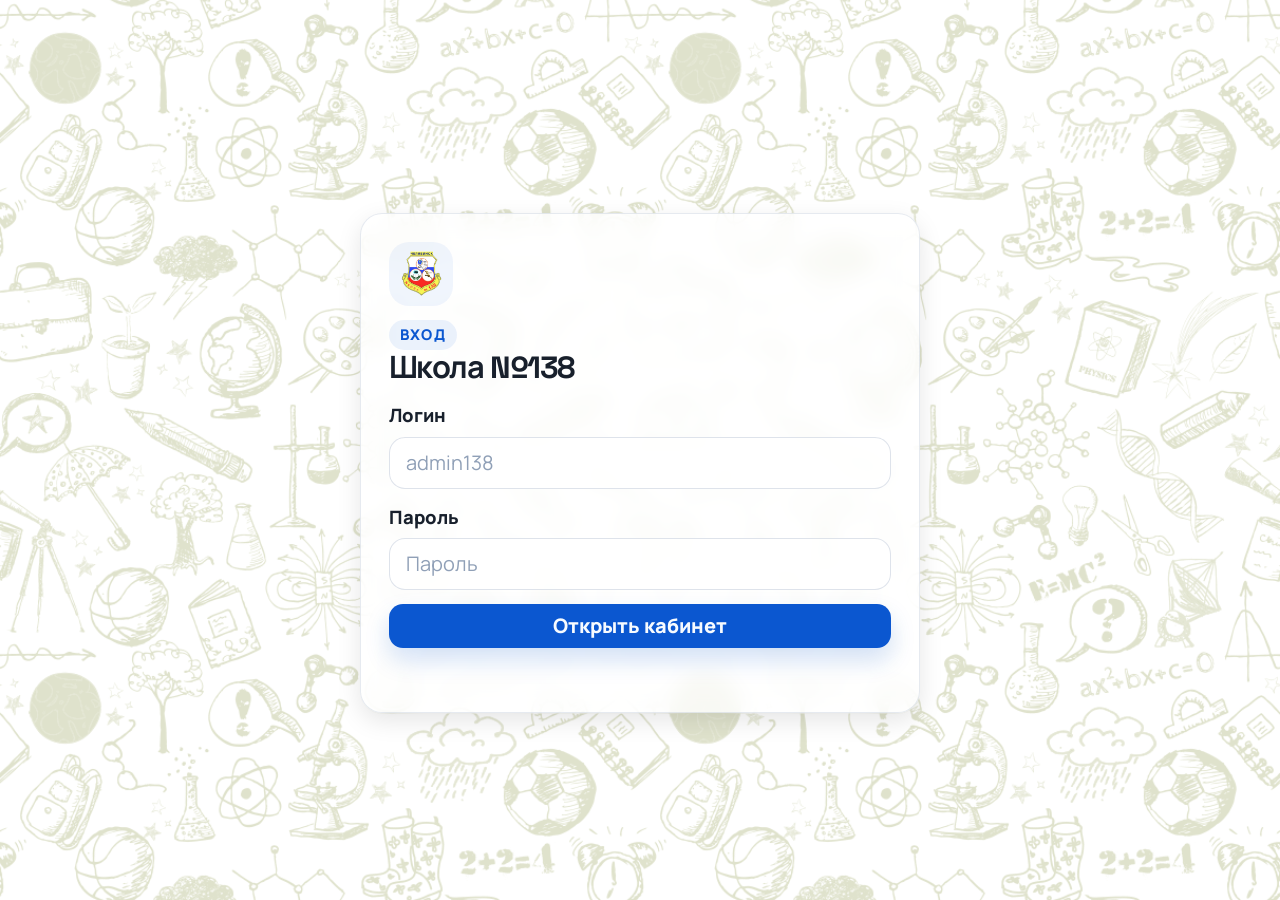
<file: index.html>
<!DOCTYPE html>
<html lang="ru">
<head>
    <meta charset="UTF-8">
    <meta name="viewport" content="width=device-width, initial-scale=1.0">
    <title>SchoolMind 138 - Вход</title>
    <meta name="description" content="Школа №138, Челябинск. Вход в систему SchoolMind 138.">
    <link rel="preconnect" href="https://fonts.googleapis.com">
    <link rel="preconnect" href="https://fonts.gstatic.com" crossorigin>
    <link href="https://fonts.googleapis.com/css2?family=Manrope:wght@400;500;600;700;800&family=Space+Grotesk:wght@500;700&display=swap" rel="stylesheet">
    <link rel="icon" href="Логотип сайта.png?v=2" type="image/png">
    <link rel="stylesheet" href="css/style.css?v=9">
</head>
<body class="landing-page">
    <main class="landing-shell">
        <section class="landing-stage landing-stage--centered">
            <aside class="login-panel login-panel--wide surface-card">
                <div class="login-panel-header">
                    <div class="login-mark">
                        <img class="brand-seal" src="Логотип сайта.png?v=2" alt="Логотип школы №138">
                    </div>

                    <div class="section-header section-header--compact">
                        <p class="eyebrow">Вход</p>
                        <h2>Школа №138</h2>
                    </div>
                </div>

                <form id="login-form" class="form-stack" onsubmit="doLogin(event)" onkeydown="handleLoginKeydown(event)">
                    <div class="form-group">
                        <label for="login-email">Логин</label>
                        <input type="text" id="login-email" placeholder="admin138" autocomplete="username" autocapitalize="none" required>
                    </div>

                    <div class="form-group">
                        <label for="login-password">Пароль</label>
                        <input type="password" id="login-password" placeholder="Пароль" autocomplete="current-password" required>
                    </div>

                    <button type="submit" class="btn-primary">Открыть кабинет</button>
                    <p class="error-msg" id="login-error" aria-live="polite"></p>
                </form>
            </aside>
        </section>
    </main>

    <script src="js/app.js?v=7"></script>
</body>
</html>
</file>
<file: css/style.css>
:root {
    --primary: #0b57d0;
    --primary-strong: #0842a0;
    --primary-soft: #dce8ff;
    --primary-soft-strong: #c8dcff;
    --surface: rgba(255, 255, 255, 0.78);
    --surface-soft: rgba(250, 252, 255, 0.82);
    --surface-muted: rgba(243, 247, 253, 0.82);
    --surface-strong: #ffffff;
    --line: rgba(118, 138, 171, 0.18);
    --line-strong: rgba(118, 138, 171, 0.3);
    --text: #18202c;
    --text-muted: #5a667a;
    --text-soft: #7f8aa0;
    --success: #1e8e3e;
    --success-soft: #d5f1dc;
    --warning: #b06000;
    --warning-soft: #ffe6c9;
    --danger: #c5221f;
    --danger-soft: #ffd9d5;
    --shadow-sm: 0 8px 24px rgba(0, 0, 0, 0.1);
    --shadow-md: 0 16px 40px rgba(0, 0, 0, 0.14);
    --shadow-lg: 0 24px 56px rgba(0, 0, 0, 0.18);
    --radius-xl: 28px;
    --radius-lg: 22px;
    --radius-md: 18px;
    --radius-sm: 14px;
    --radius-xs: 12px;
    --space-1: 0.25rem;
    --space-2: 0.5rem;
    --space-3: 0.75rem;
    --space-4: 1rem;
    --space-5: 1.25rem;
    --space-6: 1.5rem;
    --space-8: 2rem;
    --space-10: 2.5rem;
    --space-12: 3rem;
    --space-14: 3.5rem;
    --space-16: 4rem;
    --ease-spring: cubic-bezier(0.22, 1, 0.36, 1);
    --ease-bounce: cubic-bezier(0.34, 1.56, 0.64, 1);
    --transition: 180ms var(--ease-spring);
    --transition-slow: 280ms var(--ease-spring);
    --transition-bounce: 360ms var(--ease-bounce);
}

* {
    box-sizing: border-box;
    margin: 0;
    padding: 0;
}

html {
    scroll-behavior: smooth;
    font-size: 20px;
}

body {
    min-height: 100vh;
    overflow-x: hidden;
    font-family: "Manrope", "Segoe UI", sans-serif;
    color: var(--text);
    line-height: 1.6;
    background: url('../images/fon-sayta.jpg') fixed center/50%;
}

body::before,
body::after {
    display: none;
}

a {
    color: inherit;
}

img {
    display: block;
    max-width: 100%;
}

button,
input,
select {
    font: inherit;
}

button {
    cursor: pointer;
}

.page-shell,
.topbar-inner,
.landing-shell {
    width: min(1200px, calc(100% - 32px));
    margin: 0 auto;
}

.page-shell {
    padding: 16px 0 28px;
    display: grid;
    gap: 12px;
}

.landing-shell {
    min-height: 100vh;
    padding: 18px 0 28px;
    display: grid;
    align-items: center;
}

.stack-lg {
    display: grid;
    gap: 16px;
}

.page-shell > *,
.landing-shell > * {
    opacity: 0;
    animation: section-enter 720ms var(--ease-spring) both;
}

.page-shell > *:nth-child(2),
.landing-shell > *:nth-child(2) {
    animation-delay: 70ms;
}

.page-shell > *:nth-child(3),
.landing-shell > *:nth-child(3) {
    animation-delay: 140ms;
}

.page-shell > *:nth-child(4),
.landing-shell > *:nth-child(4) {
    animation-delay: 210ms;
}

.surface-card,
.panel-card,
.question,
.result-box,
.history-item,
.stat-card,
.distribution-card,
.class-stat-card,
.metric-card,
.toolbar,
.filter,
.data-surface,
.access-card {
    background: var(--surface);
    border: 1px solid var(--line);
    border-radius: var(--radius-lg);
    box-shadow: var(--shadow-sm);
    backdrop-filter: blur(10px);
    transition:
        transform var(--transition-bounce),
        box-shadow var(--transition-slow),
        border-color var(--transition),
        background var(--transition),
        opacity var(--transition);
}

.surface-card,
.access-card,
.toolbar,
.filter,
.data-surface {
    padding: 22px;
}

.surface-card,
.access-card,
.data-surface {
    display: grid;
    gap: 14px;
}

.surface-card--compact {
    padding: 18px;
    gap: 10px;
}

.section-header {
    display: grid;
    gap: 8px;
}

.section-header--compact {
    gap: 3px;
}

.section-header h1,
.section-header h2,
.section-header h3,
.panel-card h3,
.summary-item p,
.metric-value,
.result-score,
.stat-number,
.nav-brand,
.hero-title {
    font-family: "Space Grotesk", "Manrope", sans-serif;
}

.section-header h1 {
    font-size: clamp(2.05rem, 3.4vw, 3.25rem);
    line-height: 0.96;
    letter-spacing: -0.06em;
}

.section-header h2 {
    font-size: clamp(1.4rem, 2.4vw, 1.95rem);
    line-height: 1;
    letter-spacing: -0.05em;
}

.section-header h3,
.panel-card h3 {
    font-size: 1.18rem;
    line-height: 1.05;
    letter-spacing: -0.04em;
}

.eyebrow {
    display: inline-flex;
    align-items: center;
    width: fit-content;
    min-height: 30px;
    padding: 0 11px;
    border-radius: 999px;
    background: rgba(11, 87, 208, 0.08);
    color: var(--primary);
    font-size: 0.74rem;
    font-weight: 800;
    letter-spacing: 0.08em;
    text-transform: uppercase;
}

.hero-lead,
.section-copy,
.intro,
.helper-text,
.meta-text,
.muted,
.panel-card p,
.summary-item span,
.image-card-body p,
.feature-list li,
.note-card p {
    color: var(--text-muted);
}

.hero-badge,
.badge {
    display: inline-flex;
    align-items: center;
    width: fit-content;
    min-height: 32px;
    padding: 0 11px;
    border-radius: 999px;
    background: var(--surface-muted);
    border: 1px solid var(--line);
    color: var(--text-muted);
    font-size: 0.78rem;
    font-weight: 700;
}

.badge-row {
    display: flex;
    flex-wrap: wrap;
    gap: 10px;
}

.btn-primary,
.btn-secondary,
.btn-logout {
    display: inline-flex;
    align-items: center;
    justify-content: center;
    gap: 10px;
    min-height: 44px;
    padding: 0 16px;
    border-radius: 14px;
    border: 1px solid transparent;
    font-weight: 800;
    text-decoration: none;
    transform: translateZ(0);
    transition:
        transform var(--transition-bounce),
        box-shadow var(--transition-slow),
        background var(--transition),
        border-color var(--transition),
        color var(--transition);
}

.btn-primary {
    background: #0b57d0;
    color: #f7fbff;
    box-shadow: 0 12px 24px rgba(11, 87, 208, 0.18);
}

.btn-primary:hover,
.btn-secondary:hover,
.btn-logout:hover {
    transform: translateY(-1px);
}

.btn-primary:hover {
    box-shadow: 0 16px 28px rgba(11, 87, 208, 0.22);
}

.btn-primary:active,
.btn-secondary:active,
.btn-logout:active {
    transform: translateY(1px) scale(0.98);
}

.btn-secondary {
    background: rgba(255, 255, 255, 0.68);
    border-color: var(--line-strong);
    color: var(--text);
}

.btn-logout {
    min-height: 42px;
    background: rgba(197, 34, 31, 0.08);
    border-color: rgba(197, 34, 31, 0.16);
    color: var(--danger);
}

.form-stack {
    display: grid;
    gap: 14px;
}

.form-group {
    display: grid;
    gap: 6px;
}

.form-group label,
.filter label {
    font-size: 0.92rem;
    font-weight: 800;
    color: var(--text);
}

.form-group input,
.form-group select,
.filter select {
    width: 100%;
    min-height: 52px;
    padding: 0 16px;
    border-radius: 16px;
    border: 1px solid rgba(118, 138, 171, 0.24);
    background: rgba(255, 255, 255, 0.72);
    color: var(--text);
    outline: none;
    transition:
        border-color var(--transition),
        box-shadow var(--transition),
        background var(--transition);
}

.form-group input::placeholder {
    color: #90a0b7;
}

.form-group input:focus,
.form-group select:focus,
.filter select:focus {
    border-color: rgba(11, 87, 208, 0.44);
    box-shadow: 0 0 0 4px rgba(11, 87, 208, 0.1);
    background: rgba(255, 255, 255, 0.96);
}

.form-stack .btn-primary {
    width: 100%;
}

.error-msg {
    min-height: 22px;
    color: var(--danger);
    font-size: 0.92rem;
    font-weight: 700;
}

.topbar {
    position: sticky;
    top: 0;
    z-index: 12;
    background: rgba(255, 255, 255, 0.55);
    backdrop-filter: blur(16px);
    border-bottom: 1px solid rgba(118, 138, 171, 0.12);
}

.topbar-inner {
    min-height: 74px;
    display: flex;
    align-items: center;
    justify-content: space-between;
    gap: 16px;
}

.brand-lockup {
    display: flex;
    align-items: center;
    gap: 12px;
}

.brand-seal {
    width: 42px;
    height: 42px;
}

.brand-lockup-copy {
    display: grid;
    gap: 2px;
}

.nav-brand {
    font-size: 1.08rem;
    font-weight: 800;
    letter-spacing: -0.04em;
}

.brand-subtitle {
    color: var(--text-soft);
    font-size: 0.82rem;
}

.nav-links,
.nav-user {
    display: flex;
    align-items: center;
    flex-wrap: wrap;
    gap: 10px;
}

.nav-links a,
.nav-user a,
.nav-user span {
    display: inline-flex;
    align-items: center;
    min-height: 42px;
    padding: 0 12px;
    border-radius: 999px;
    border: 1px solid transparent;
    color: var(--text-muted);
    text-decoration: none;
    font-weight: 700;
    transition:
        transform var(--transition-bounce),
        background var(--transition),
        border-color var(--transition),
        color var(--transition);
}

.nav-links a:hover,
.nav-user a:hover {
    transform: translateY(-1px);
    background: rgba(255, 255, 255, 0.72);
    border-color: var(--line);
    color: var(--text);
}

.nav-links a.is-active {
    background: rgba(11, 87, 208, 0.1);
    border-color: rgba(11, 87, 208, 0.14);
    color: var(--primary);
}

.nav-user span {
    background: rgba(255, 255, 255, 0.72);
    border-color: var(--line);
    color: var(--text);
    font-weight: 700;
}

.landing-stage {
    display: grid;
    grid-template-columns: minmax(0, 1.15fr) minmax(360px, 0.85fr);
    gap: 18px;
    align-items: start;
}

.landing-stage--centered {
    grid-template-columns: 1fr;
    justify-items: center;
}

.landing-hero {
    padding: clamp(28px, 4vw, 44px);
    display: grid;
    gap: 28px;
    background: rgba(255, 255, 255, 0.72);
}

.landing-brand {
    display: flex;
    flex-wrap: wrap;
    gap: 10px;
}

.hero-title {
    font-size: clamp(3rem, 7vw, 5.8rem);
    line-height: 0.9;
    letter-spacing: -0.09em;
}

.hero-title span {
    color: var(--text);
}

.hero-title strong {
    color: var(--primary);
}

.hero-metrics {
    display: grid;
    grid-template-columns: repeat(3, minmax(0, 1fr));
    gap: 16px;
}

.metric-card {
    padding: 20px;
    display: grid;
    gap: 8px;
}

.metric-label {
    color: var(--text-soft);
    font-size: 0.82rem;
    font-weight: 800;
    letter-spacing: 0.06em;
    text-transform: uppercase;
}

.metric-value {
    font-size: clamp(1.6rem, 3vw, 2.35rem);
    line-height: 0.95;
    letter-spacing: -0.05em;
}

.landing-panels {
    display: grid;
    grid-template-columns: minmax(0, 1.1fr) minmax(300px, 0.9fr);
    gap: 20px;
}

.image-card {
    padding: 22px;
    overflow: hidden;
}

.image-frame {
    overflow: hidden;
    border-radius: 24px;
    aspect-ratio: 16 / 10;
}

.image-frame img {
    width: 100%;
    height: 100%;
    object-fit: cover;
}

.image-card-body {
    padding-top: 18px;
    display: grid;
    gap: 8px;
}

.image-card-body strong,
.feature-list strong,
.summary-item p,
.note-card strong {
    font-size: 1.08rem;
    letter-spacing: -0.03em;
}

.feature-list {
    list-style: none;
    display: grid;
    gap: 14px;
}

.feature-list li {
    padding-top: 14px;
    border-top: 1px solid rgba(118, 138, 171, 0.14);
}

.feature-list li:first-child {
    padding-top: 0;
    border-top: 0;
}

.login-panel {
    position: sticky;
    top: 96px;
    padding: 28px;
    display: grid;
    gap: 18px;
}

.login-panel--wide {
    width: min(100%, 560px);
    position: static;
    margin: 4vh auto 0;
}

.login-panel-header {
    display: grid;
    gap: 14px;
}

.login-mark {
    width: 64px;
    height: 64px;
    display: grid;
    place-items: center;
    border-radius: 20px;
    background: rgba(11, 87, 208, 0.06);
}

.login-mark .brand-seal {
    width: 46px;
    height: 46px;
}

.access-card {
    background: rgba(11, 87, 208, 0.04);
}

.masthead {
    padding: clamp(22px, 3vw, 30px);
    background: rgba(255, 255, 255, 0.72);
}

.masthead--compact {
    padding: 16px 18px;
}

.masthead-grid {
    display: grid;
    grid-template-columns: minmax(0, 1.18fr) minmax(280px, 0.82fr);
    gap: 14px;
    align-items: start;
}

.masthead-grid--compact {
    grid-template-columns: minmax(0, 1fr) auto;
    gap: 10px;
    align-items: center;
}

.masthead .section-header h1 {
    font-size: clamp(1.9rem, 3vw, 3rem);
}

.masthead .section-header h2 {
    font-size: clamp(1.3rem, 2.1vw, 1.75rem);
}

.masthead-side {
    display: grid;
    gap: 16px;
}

.note-card {
    padding: 20px;
    border-radius: 18px;
    background: rgba(255, 255, 255, 0.72);
    border: 1px solid rgba(118, 138, 171, 0.16);
}

.summary-strip,
.dashboard-panel,
.stats-grid,
.split-grid {
    display: grid;
    gap: 14px;
}

.summary-strip {
    grid-template-columns: repeat(auto-fit, minmax(180px, 1fr));
}

.summary-item {
    padding: 20px;
    border-radius: 22px;
    background: var(--surface-soft);
    border: 1px solid var(--line);
    box-shadow: var(--shadow-sm);
}

.summary-item span {
    display: block;
    font-size: 0.84rem;
    font-weight: 800;
    letter-spacing: 0.06em;
    text-transform: uppercase;
}

.summary-item p {
    margin-top: 10px;
    font-size: 1.08rem;
    line-height: 1.2;
}

.summary-value {
    font-size: clamp(1.55rem, 2.8vw, 2.4rem) !important;
    line-height: 0.96 !important;
    letter-spacing: -0.06em;
}

.summary-value--compact {
    font-size: 1rem !important;
    line-height: 1.3 !important;
    letter-spacing: -0.02em;
}

.section-meta {
    color: var(--text-muted);
    font-size: 0.95rem;
    line-height: 1.4;
}

.dashboard-panel {
    grid-template-columns: repeat(auto-fit, minmax(220px, 1fr));
}

.panel-card {
    padding: 20px;
    display: grid;
    gap: 12px;
    min-height: 0;
}

.panel-card--dense {
    align-content: start;
}

.panel-card .btn-primary,
.panel-card .btn-secondary {
    width: fit-content;
    margin-top: auto;
}

.split-grid {
    grid-template-columns: minmax(300px, 0.86fr) minmax(0, 1.14fr);
}

.split-grid--admin {
    gap: 14px;
    align-items: start;
}

.toolbar {
    display: flex;
    align-items: center;
    justify-content: space-between;
    gap: 16px;
}

.toolbar-actions {
    display: flex;
    flex-wrap: wrap;
    gap: 10px;
}

.toolbar-actions--top {
    justify-content: flex-end;
    align-self: start;
}

.toolbar-actions--top .btn-primary,
.toolbar-actions--top .btn-secondary {
    min-width: 0;
    width: auto;
    min-height: 40px;
    padding-inline: 14px;
}

.accounts-toolbar {
    display: flex;
    align-items: center;
    justify-content: space-between;
    gap: 10px;
}

.filter-control,
.filter-search {
    display: grid;
    gap: 8px;
}

.filter-control label,
.filter-search label {
    color: var(--text-soft);
    font-size: 0.78rem;
    font-weight: 800;
    letter-spacing: 0.06em;
    text-transform: uppercase;
}

.filter-search {
    flex: 1 1 320px;
}

.accounts-search {
    flex: 1 1 auto;
}

.accounts-search input {
    min-height: 46px;
}

.accounts-toggle {
    min-height: 46px;
    white-space: nowrap;
}

.filter {
    display: flex;
    flex-wrap: wrap;
    align-items: center;
    gap: 10px;
    padding: 16px 18px;
}

.filter select {
    max-width: 280px;
}

.filter--compact {
    padding: 14px 18px;
}

.analytics-filter {
    align-items: end;
}

.filter-badge {
    margin-left: auto;
    align-self: center;
}

.stats-layout {
    display: grid;
    grid-template-columns: repeat(2, minmax(0, 1fr));
    gap: 14px;
}

.stats-layout > .stats-grid {
    grid-column: 1 / -1;
}

.stats-grid {
    grid-template-columns: repeat(auto-fit, minmax(150px, 1fr));
}

.stat-card {
    padding: 18px;
    display: grid;
    gap: 8px;
}

.stat-card h3 {
    color: var(--text-soft);
    font-size: 0.84rem;
    letter-spacing: 0.08em;
    text-transform: uppercase;
}

.stat-number {
    font-size: clamp(1.75rem, 3.6vw, 2.6rem);
    line-height: 0.92;
    letter-spacing: -0.06em;
}

.data-surface {
    display: grid;
    gap: 14px;
    overflow: hidden;
}

.table-wrap {
    overflow-x: auto;
    border: 1px solid rgba(118, 138, 171, 0.14);
    border-radius: 18px;
    background: rgba(255, 255, 255, 0.82);
    transition:
        transform var(--transition-bounce),
        box-shadow var(--transition-slow),
        border-color var(--transition);
}

.data-table {
    width: 100%;
    min-width: 640px;
    border-collapse: collapse;
}

.data-table th,
.data-table td {
    padding: 14px 16px;
    text-align: left;
    vertical-align: top;
    border-bottom: 1px solid rgba(118, 138, 171, 0.12);
}

.data-table th {
    color: var(--text-soft);
    font-size: 0.82rem;
    font-weight: 800;
    letter-spacing: 0.08em;
    text-transform: uppercase;
    background: rgba(245, 247, 251, 0.92);
}

.data-table tbody tr:hover {
    background: rgba(11, 87, 208, 0.03);
}

.table-cell-stack,
.score-stack {
    display: grid;
    gap: 6px;
}

.table-cell-stack strong,
.score-row strong {
    font-size: 1rem;
    line-height: 1.05;
    letter-spacing: -0.03em;
}

.table-cell-meta {
    color: var(--text-muted);
    font-size: 0.84rem;
}

.score-row {
    display: flex;
    align-items: center;
    gap: 8px;
}

.score-track,
.distribution-meter,
.class-stat-bar {
    height: 8px;
    overflow: hidden;
    border-radius: 999px;
    background: rgba(118, 138, 171, 0.12);
}

.score-track-fill,
.distribution-meter-fill,
.class-stat-bar-fill {
    display: block;
    height: 100%;
    border-radius: inherit;
}

.score-track-fill.low,
.distribution-meter-fill.low,
.class-stat-bar-fill.low {
    background: #34a853;
}

.score-track-fill.medium,
.distribution-meter-fill.medium,
.class-stat-bar-fill.medium {
    background: #f29900;
}

.score-track-fill.high,
.distribution-meter-fill.high,
.class-stat-bar-fill.high {
    background: #ea4335;
}

.history-list,
.distribution-list,
.class-stats-list,
.accounts-list {
    display: grid;
    gap: 10px;
}

.history-item {
    padding: 14px 16px;
    display: flex;
    align-items: center;
    justify-content: space-between;
    gap: 12px;
}

.history-main,
.account-meta {
    display: grid;
    gap: 4px;
}

.history-date {
    color: var(--text-soft);
    font-size: 0.92rem;
}

.history-score,
.account-name {
    font-size: 1.06rem;
    font-weight: 800;
}

.account-item {
    display: grid;
    grid-template-columns: minmax(0, 1fr) auto auto;
    align-items: center;
    gap: 10px;
}

.account-cred {
    padding: 8px 12px;
    border-radius: 12px;
    background: var(--surface-muted);
    border: 1px solid rgba(118, 138, 171, 0.14);
    white-space: normal;
    overflow-wrap: anywhere;
    transition:
        transform var(--transition-bounce),
        background var(--transition),
        border-color var(--transition),
        box-shadow var(--transition-slow);
}

.accounts-list .history-item,
.accounts-list .account-item {
    padding: 12px 14px;
    border-radius: 16px;
}

.distribution-card,
.class-stat-card {
    padding: 16px;
    display: grid;
    gap: 6px;
}

.distribution-card-top,
.class-stat-top {
    display: flex;
    align-items: center;
    justify-content: space-between;
    gap: 12px;
    flex-wrap: wrap;
}

.distribution-card strong,
.class-stat-card strong {
    font-size: 1.2rem;
    line-height: 1.05;
    letter-spacing: -0.04em;
}

.questionnaire {
    display: grid;
    gap: 14px;
}

.questionnaire > .btn-primary {
    width: 100%;
}

.question {
    padding: 18px;
    display: grid;
    gap: 14px;
}

.question-head {
    display: grid;
    gap: 8px;
}

.question-index {
    display: inline-flex;
    align-items: center;
    justify-content: center;
    width: 40px;
    height: 40px;
    border-radius: 14px;
    background: rgba(11, 87, 208, 0.1);
    color: var(--primary);
    font-family: "Space Grotesk", "Manrope", sans-serif;
    font-size: 0.92rem;
    font-weight: 800;
    letter-spacing: -0.03em;
}

.question p {
    font-size: 1rem;
    font-weight: 700;
    color: var(--text);
}

.options {
    display: grid;
    grid-template-columns: repeat(6, minmax(0, 1fr));
    gap: 10px;
}

.options label {
    position: relative;
    display: flex;
    align-items: center;
    justify-content: center;
    min-height: 50px;
    padding: 10px 12px;
    border-radius: 16px;
    border: 1px solid rgba(118, 138, 171, 0.2);
    background: rgba(255, 255, 255, 0.72);
    color: var(--text-muted);
    font-weight: 800;
    text-align: center;
    transition:
        transform var(--transition-bounce),
        border-color var(--transition),
        background var(--transition),
        color var(--transition),
        box-shadow var(--transition-slow);
}

.options label:hover {
    transform: translateY(-2px) scale(1.01);
    border-color: rgba(11, 87, 208, 0.22);
    background: rgba(242, 247, 255, 0.88);
}

.options input[type="radio"] {
    position: absolute;
    inset: 0;
    opacity: 0;
    cursor: pointer;
}

.options label:has(input:checked) {
    border-color: rgba(11, 87, 208, 0.24);
    background: var(--primary-soft);
    color: var(--primary);
    box-shadow: 0 12px 24px rgba(11, 87, 208, 0.12);
}

.result-box {
    padding: 24px;
    display: grid;
    gap: 12px;
    width: min(100%, 960px);
    justify-self: center;
}

.result-score {
    font-size: clamp(2.1rem, 5vw, 3.4rem);
    line-height: 0.92;
    letter-spacing: -0.07em;
}

.level-badge,
.result-level {
    display: inline-flex;
    align-items: center;
    justify-content: center;
    width: fit-content;
    min-height: 36px;
    padding: 0 14px;
    border-radius: 999px;
    font-size: 0.84rem;
    font-weight: 800;
}

.level-badge.low,
.result-level.low {
    background: var(--success-soft);
    color: var(--success);
}

.level-badge.medium,
.result-level.medium {
    background: var(--warning-soft);
    color: var(--warning);
}

.level-badge.high,
.result-level.high {
    background: var(--danger-soft);
    color: var(--danger);
}

.empty-state {
    padding: 24px 18px;
    border-radius: 18px;
    border: 1px dashed rgba(118, 138, 171, 0.3);
    background: rgba(244, 247, 253, 0.86);
    color: var(--text-muted);
    text-align: center;
}

.page-tags {
    align-self: center;
}

.page-tags--align-end {
    justify-content: flex-end;
}

.test-stage {
    position: relative;
    min-height: 620px;
}

.test-stage.is-complete {
    display: none;
    min-height: 0;
}

.test-book,
.test-wizard {
    transition:
        opacity var(--transition-slow),
        transform var(--transition-bounce),
        filter var(--transition);
}

.test-book {
    position: absolute;
    inset: 0;
    display: grid;
    place-items: center;
    perspective: 1800px;
    pointer-events: none;
    z-index: 3;
}

.test-book.is-finished {
    opacity: 0;
    transform: scale(0.98);
}

.test-book-page {
    position: absolute;
    width: min(100%, 760px);
    min-height: 560px;
    padding: 30px;
    display: grid;
    align-content: space-between;
    gap: 18px;
    border-radius: 34px;
    border: 1px solid rgba(118, 138, 171, 0.18);
    background: #ffffff;
    box-shadow: var(--shadow-lg);
    transform-origin: left center;
    backface-visibility: hidden;
    transform:
        translateY(calc(var(--page-stack) * 2px))
        translateX(calc(var(--page-stack) * -2px))
        rotate(calc(var(--page-stack) * -0.45deg));
}

.test-book-index {
    font-family: "Space Grotesk", "Manrope", sans-serif;
    font-size: clamp(3rem, 6vw, 5rem);
    line-height: 0.9;
    letter-spacing: -0.08em;
    color: rgba(11, 87, 208, 0.78);
}

.test-book-page p {
    max-width: 520px;
    font-family: "Space Grotesk", "Manrope", sans-serif;
    font-size: clamp(1.5rem, 3vw, 2.35rem);
    line-height: 1;
    letter-spacing: -0.05em;
    color: var(--text);
}

.test-book.is-playing .test-book-page:not(.is-base) {
    animation: book-page-turn 680ms var(--ease-spring) both;
    animation-delay: calc(var(--page-delay) * 85ms);
}

.test-book.is-playing .test-book-page.is-base {
    animation: book-page-settle 820ms var(--ease-bounce) both;
    animation-delay: calc(var(--page-delay) * 85ms + 120ms);
}

.test-stage.is-intro-active .test-wizard {
    opacity: 0;
    transform: translateY(24px) scale(0.985);
    filter: blur(10px);
    pointer-events: none;
}

.test-stage.is-ready .test-wizard,
.test-stage.is-complete .test-wizard {
    opacity: 1;
    transform: none;
    filter: none;
}

.test-wizard {
    position: relative;
    z-index: 4;
}

.test-wizard-frame {
    min-height: 560px;
    padding: 24px;
    display: grid;
    gap: 18px;
}

.test-wizard-top {
    display: grid;
    grid-template-columns: auto minmax(0, 1fr) auto;
    align-items: center;
    gap: 16px;
}

.test-back.is-hidden {
    visibility: hidden;
    pointer-events: none;
}

.test-progress-block {
    display: grid;
    gap: 10px;
}

.test-progress-copy {
    display: flex;
    align-items: center;
    justify-content: space-between;
    flex-wrap: wrap;
    gap: 10px;
}

.test-progress-track {
    height: 10px;
    overflow: hidden;
    border-radius: 999px;
    background: rgba(118, 138, 171, 0.12);
}

#test-progress-fill {
    display: block;
    width: 0;
    height: 100%;
    border-radius: inherit;
    background: #0b57d0;
    box-shadow: 0 10px 18px rgba(11, 87, 208, 0.22);
    transition: width var(--transition-bounce);
}

.test-card {
    display: grid;
    gap: 18px;
    min-height: 360px;
    align-content: start;
}

.test-card-head {
    display: grid;
    grid-template-columns: auto minmax(0, 1fr);
    gap: 16px;
    align-items: start;
}

.test-card-copy {
    display: grid;
    gap: 8px;
}

.test-card-kicker {
    color: var(--text-soft);
    font-size: 0.8rem;
    font-weight: 800;
    letter-spacing: 0.08em;
    text-transform: uppercase;
}

.test-card-title {
    font-family: "Space Grotesk", "Manrope", sans-serif;
    font-size: clamp(1.75rem, 3vw, 2.6rem);
    line-height: 1;
    letter-spacing: -0.05em;
}

.test-scale-shell {
    display: grid;
    gap: 12px;
}

.test-scale-meta {
    display: flex;
    align-items: center;
    justify-content: space-between;
    gap: 12px;
    color: var(--text-soft);
    font-size: 0.74rem;
    font-weight: 800;
    letter-spacing: 0.08em;
    text-transform: uppercase;
}

.test-answer-grid {
    position: relative;
    display: grid;
    grid-template-columns: repeat(6, minmax(0, 1fr));
    gap: 10px;
    align-items: stretch;
}

.test-answer {
    position: relative;
    z-index: 1;
    min-height: 112px;
    padding: 12px 10px 14px;
    display: grid;
    justify-items: center;
    align-content: start;
    gap: 8px;
    border-radius: 20px;
    border: 1px solid rgba(118, 138, 171, 0.18);
    background: rgba(255, 255, 255, 0.88);
    color: var(--text);
    text-align: center;
    transition:
        transform var(--transition-bounce),
        box-shadow var(--transition-slow),
        border-color var(--transition),
        background var(--transition),
        color var(--transition);
}

.test-answer::before {
    content: "";
    width: 12px;
    height: 12px;
    border-radius: 999px;
    margin-top: 2px;
    background: rgba(11, 87, 208, 0.14);
    box-shadow: 0 0 0 0 rgba(11, 87, 208, 0.12);
    transition:
        transform var(--transition-bounce),
        background var(--transition),
        box-shadow var(--transition);
}

.test-answer[data-tone="low"]::before {
    background: rgba(11, 87, 208, 0.16);
}

.test-answer[data-tone="mid"]::before {
    background: rgba(68, 117, 212, 0.22);
}

.test-answer[data-tone="high"]::before {
    background: rgba(11, 87, 208, 0.3);
}

.test-answer:hover {
    transform: translateY(-2px);
    border-color: rgba(11, 87, 208, 0.22);
    box-shadow: var(--shadow-sm);
}

.test-answer:focus-visible {
    outline: none;
    border-color: rgba(11, 87, 208, 0.34);
    box-shadow: 0 0 0 4px rgba(11, 87, 208, 0.12);
}

.test-answer.is-selected {
    background: rgba(220, 232, 255, 0.94);
    border-color: rgba(11, 87, 208, 0.28);
    color: var(--primary);
    box-shadow: 0 10px 20px rgba(11, 87, 208, 0.12);
}

.test-answer.is-selected::before {
    transform: scale(1.2);
    background: rgba(11, 87, 208, 0.92);
    box-shadow: 0 0 0 8px rgba(11, 87, 208, 0.12);
}

.test-answer.is-picked {
    transform: translateX(8px) scale(0.99);
}

.test-answer-value {
    font-family: "Space Grotesk", "Manrope", sans-serif;
    margin-top: 6px;
    font-size: 1.9rem;
    font-weight: 800;
    line-height: 0.95;
    letter-spacing: -0.05em;
}

.test-answer-caption {
    color: var(--text-muted);
    font-size: 0.78rem;
    font-weight: 700;
    line-height: 1.15;
}

.test-answer.is-selected .test-answer-caption {
    color: var(--primary-strong);
}

.test-card-helper {
    margin-top: auto;
    color: var(--text-muted);
}

.test-card.is-exit-forward {
    animation: test-card-exit-forward 180ms ease both;
}

.test-card.is-enter-forward {
    animation: test-card-enter-forward 320ms var(--ease-bounce) both;
}

.test-card.is-exit-back {
    animation: test-card-exit-back 180ms ease both;
}

.test-card.is-enter-back {
    animation: test-card-enter-back 320ms var(--ease-bounce) both;
}

.inline-feedback {
    display: grid;
    gap: 10px;
    padding: 14px 16px;
    border-radius: 18px;
    border: 1px solid rgba(118, 138, 171, 0.18);
    background: rgba(244, 247, 253, 0.9);
    animation: item-enter 560ms var(--ease-spring) both;
}

.inline-feedback[hidden] {
    display: none !important;
}

.inline-feedback.success {
    background: rgba(213, 241, 220, 0.82);
    border-color: rgba(30, 142, 62, 0.16);
}

.inline-feedback.error {
    background: rgba(255, 217, 213, 0.82);
    border-color: rgba(197, 34, 31, 0.16);
}

.inline-feedback-copy {
    display: grid;
    gap: 4px;
}

.inline-feedback-title {
    font-size: 1rem;
    font-weight: 800;
    letter-spacing: -0.03em;
}

.inline-feedback-text {
    color: var(--text-muted);
}

.inline-feedback-creds {
    display: flex;
    flex-wrap: wrap;
    gap: 8px;
}

.app-toast-stack {
    position: fixed;
    right: 16px;
    bottom: 16px;
    z-index: 40;
    display: grid;
    gap: 8px;
}

.app-toast {
    min-width: 220px;
    max-width: 320px;
    padding: 12px 14px;
    border-radius: 14px;
    border: 1px solid var(--line);
    background: rgba(255, 255, 255, 0.96);
    box-shadow: var(--shadow-md);
    color: var(--text);
    animation: item-enter 240ms var(--ease-spring) both;
}

.app-toast--success {
    border-color: rgba(30, 142, 62, 0.18);
    background: rgba(240, 250, 243, 0.98);
}

.app-toast--warning {
    border-color: rgba(176, 96, 0, 0.18);
    background: rgba(255, 247, 237, 0.98);
}

.app-toast.is-leaving {
    opacity: 0;
    transform: translateY(8px);
}

.history-item,
.account-item,
.distribution-card,
.class-stat-card,
.stat-card,
.question,
.result-box,
.empty-state,
.data-table tbody tr {
    animation: item-enter 560ms var(--ease-spring) both;
}

.panel-card:hover,
.question:hover,
.history-item:hover,
.account-item:hover,
.stat-card:hover,
.distribution-card:hover,
.class-stat-card:hover,
.table-wrap:hover {
    transform: translateY(-2px);
    box-shadow: var(--shadow-md);
}

.history-item:hover .account-cred,
.account-item:hover .account-cred {
    transform: translateY(-1px);
    box-shadow: var(--shadow-sm);
}

@keyframes section-enter {
    0% {
        opacity: 0;
        transform: translateY(26px) scale(0.985);
    }

    65% {
        opacity: 1;
        transform: translateY(-3px) scale(1.004);
    }

    100% {
        opacity: 1;
        transform: translateY(0) scale(1);
    }
}

@keyframes item-enter {
    0% {
        opacity: 0;
        transform: translateY(18px) scale(0.98);
    }

    70% {
        opacity: 1;
        transform: translateY(-2px) scale(1.003);
    }

    100% {
        opacity: 1;
        transform: translateY(0) scale(1);
    }
}

@keyframes book-page-turn {
    0% {
        opacity: 1;
        transform:
            translateY(calc(var(--page-stack) * 2px))
            translateX(calc(var(--page-stack) * -2px))
            rotate(calc(var(--page-stack) * -0.45deg))
            rotateY(0deg);
    }

    55% {
        opacity: 1;
        transform:
            translateY(calc(var(--page-stack) * 1px - 6px))
            translateX(6px)
            rotate(0deg)
            rotateY(-82deg);
    }

    100% {
        opacity: 0;
        transform:
            translateY(-12px)
            translateX(48px)
            rotate(2deg)
            rotateY(-118deg);
    }
}

@keyframes book-page-settle {
    0% {
        opacity: 0.6;
        transform: translateY(8px) scale(0.985);
    }

    60% {
        opacity: 1;
        transform: translateY(-4px) scale(1.01);
    }

    100% {
        opacity: 1;
        transform: none;
    }
}

@keyframes test-card-exit-forward {
    from {
        opacity: 1;
        transform: translateX(0) scale(1);
    }

    to {
        opacity: 0;
        transform: translateX(-44px) scale(0.96);
    }
}

@keyframes test-card-enter-forward {
    from {
        opacity: 0;
        transform: translateX(52px) scale(0.97);
    }

    to {
        opacity: 1;
        transform: translateX(0) scale(1);
    }
}

@keyframes test-card-exit-back {
    from {
        opacity: 1;
        transform: translateX(0) scale(1);
    }

    to {
        opacity: 0;
        transform: translateX(44px) scale(0.96);
    }
}

@keyframes test-card-enter-back {
    from {
        opacity: 0;
        transform: translateX(-52px) scale(0.97);
    }

    to {
        opacity: 1;
        transform: translateX(0) scale(1);
    }
}

.legend-grid {
    display: grid;
    grid-template-columns: repeat(3, minmax(0, 1fr));
    gap: 12px;
}

.legend-item {
    padding: 18px;
    border-radius: 20px;
    background: rgba(255, 255, 255, 0.72);
    border: 1px solid rgba(118, 138, 171, 0.16);
}

.legend-item strong {
    display: block;
    margin-bottom: 6px;
    letter-spacing: -0.02em;
}

.sr-only {
    position: absolute;
    width: 1px;
    height: 1px;
    padding: 0;
    margin: -1px;
    overflow: hidden;
    clip: rect(0, 0, 0, 0);
    white-space: nowrap;
    border: 0;
}

@media (max-width: 1080px) {
    .landing-stage,
    .masthead-grid,
    .split-grid {
        grid-template-columns: 1fr;
    }

    .stats-layout {
        grid-template-columns: 1fr;
    }

    .login-panel {
        position: static;
    }

    .landing-panels {
        grid-template-columns: 1fr;
    }

    .hero-metrics {
        grid-template-columns: repeat(2, minmax(0, 1fr));
    }

    .test-wizard-top {
        grid-template-columns: 1fr;
        align-items: stretch;
    }

    .test-book-page {
        width: 100%;
    }
}

@media (max-width: 820px) {
    .page-shell,
    .topbar-inner,
    .landing-shell {
        width: min(100%, calc(100% - 24px));
    }

    .topbar-inner {
        padding: 14px 0;
        min-height: auto;
        align-items: flex-start;
        flex-direction: column;
    }

    .nav-links,
    .nav-user {
        width: 100%;
    }

    .toolbar,
    .filter {
        flex-direction: column;
        align-items: flex-start;
    }

    .toolbar-actions {
        width: 100%;
    }

    .toolbar-actions--top {
        justify-content: flex-start;
    }

    .page-tags--align-end {
        justify-content: flex-start;
    }

    .toolbar-actions .btn-primary,
    .toolbar-actions .btn-secondary {
        flex: 1 1 220px;
    }

    .accounts-toolbar {
        flex-direction: column;
        align-items: stretch;
    }

    .analytics-filter {
        align-items: stretch;
    }

    .filter-badge {
        margin-left: 0;
        justify-self: start;
    }

    .summary-strip,
    .dashboard-panel,
    .stats-grid {
        grid-template-columns: 1fr;
    }

    .legend-grid {
        grid-template-columns: 1fr;
    }

    .options {
        grid-template-columns: repeat(3, minmax(0, 1fr));
    }

    .account-item {
        grid-template-columns: 1fr;
        justify-items: start;
    }

    .test-answer-grid {
        grid-template-columns: repeat(3, minmax(0, 1fr));
    }

    .test-answer-grid::before {
        display: none;
    }
}

@media (max-width: 640px) {
    .page-shell {
        padding: 18px 0 32px;
        gap: 14px;
    }

    .surface-card,
    .access-card,
    .toolbar,
    .filter,
    .data-surface,
    .landing-hero,
    .login-panel,
    .masthead,
    .panel-card,
    .question,
    .result-box,
    .stat-card,
    .history-item,
    .distribution-card,
    .class-stat-card,
    .metric-card {
        padding: 18px;
        border-radius: 24px;
    }

    .hero-metrics {
        grid-template-columns: 1fr;
    }

    .options {
        grid-template-columns: repeat(2, minmax(0, 1fr));
    }

    .history-item {
        align-items: flex-start;
        flex-direction: column;
    }

    .nav-links a,
    .nav-user a,
    .nav-user span {
        min-height: 40px;
    }

    .test-wizard-frame,
    .test-book-page {
        min-height: 0;
        padding: 22px;
        border-radius: 28px;
    }

    .test-answer {
        min-height: 92px;
    }

    .test-answer-grid {
        grid-template-columns: repeat(2, minmax(0, 1fr));
    }
}

@media (prefers-reduced-motion: reduce) {
    html {
        scroll-behavior: auto;
    }

    .page-shell > *,
    .landing-shell > * {
        opacity: 1 !important;
    }

    *,
    *::before,
    *::after {
        animation: none !important;
        transition: none !important;
        transform: none !important;
    }
}

@media (max-width: 480px) {
    .page-shell,
    .topbar-inner,
    .landing-shell {
        width: min(100%, calc(100% - 20px));
    }

    .section-header h1 {
        font-size: 2rem;
    }

    .hero-title {
        font-size: 2.8rem;
    }

    .options {
        grid-template-columns: 1fr;
    }

    .test-answer-grid {
        grid-template-columns: 1fr;
    }

    .test-scale-meta {
        flex-direction: column;
        align-items: flex-start;
    }

    .test-card-head {
        grid-template-columns: 1fr;
    }

    .test-book-page p,
    .test-card-title {
        font-size: 1.5rem;
    }
}
</file>
